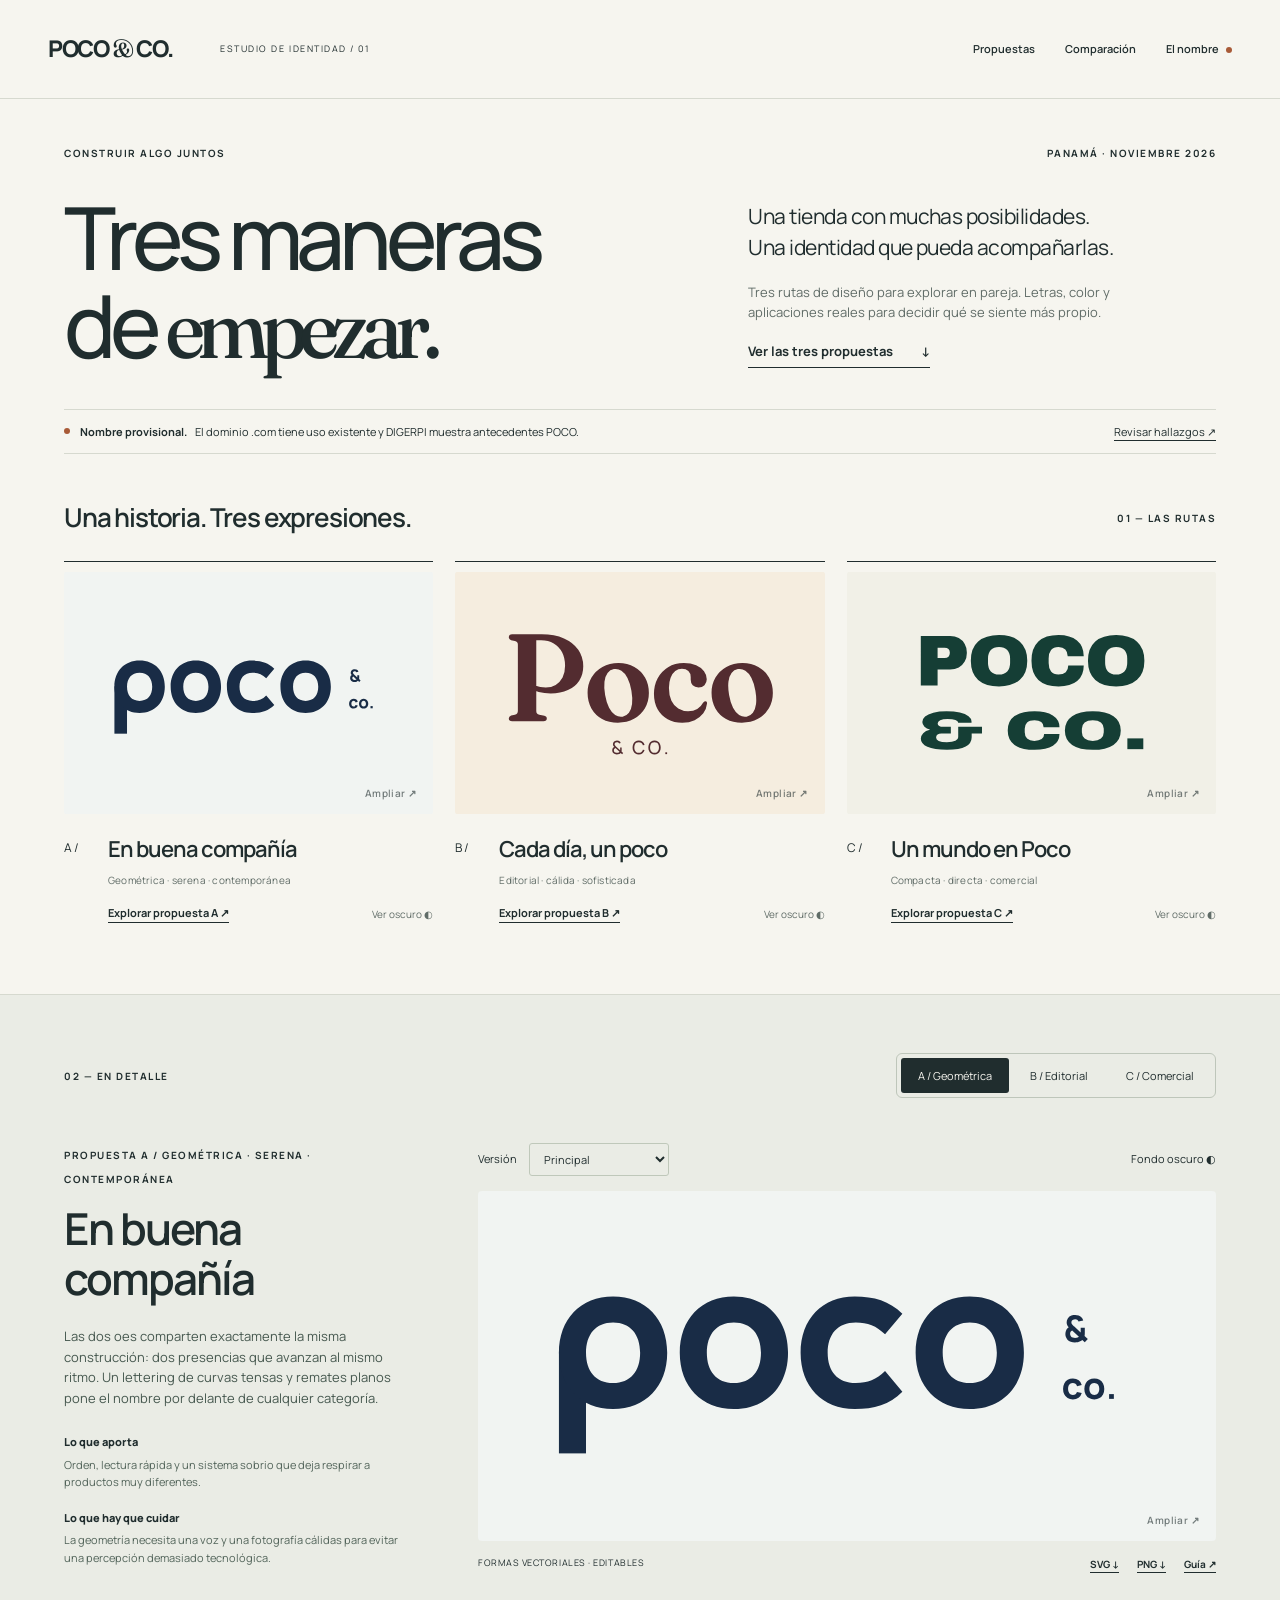
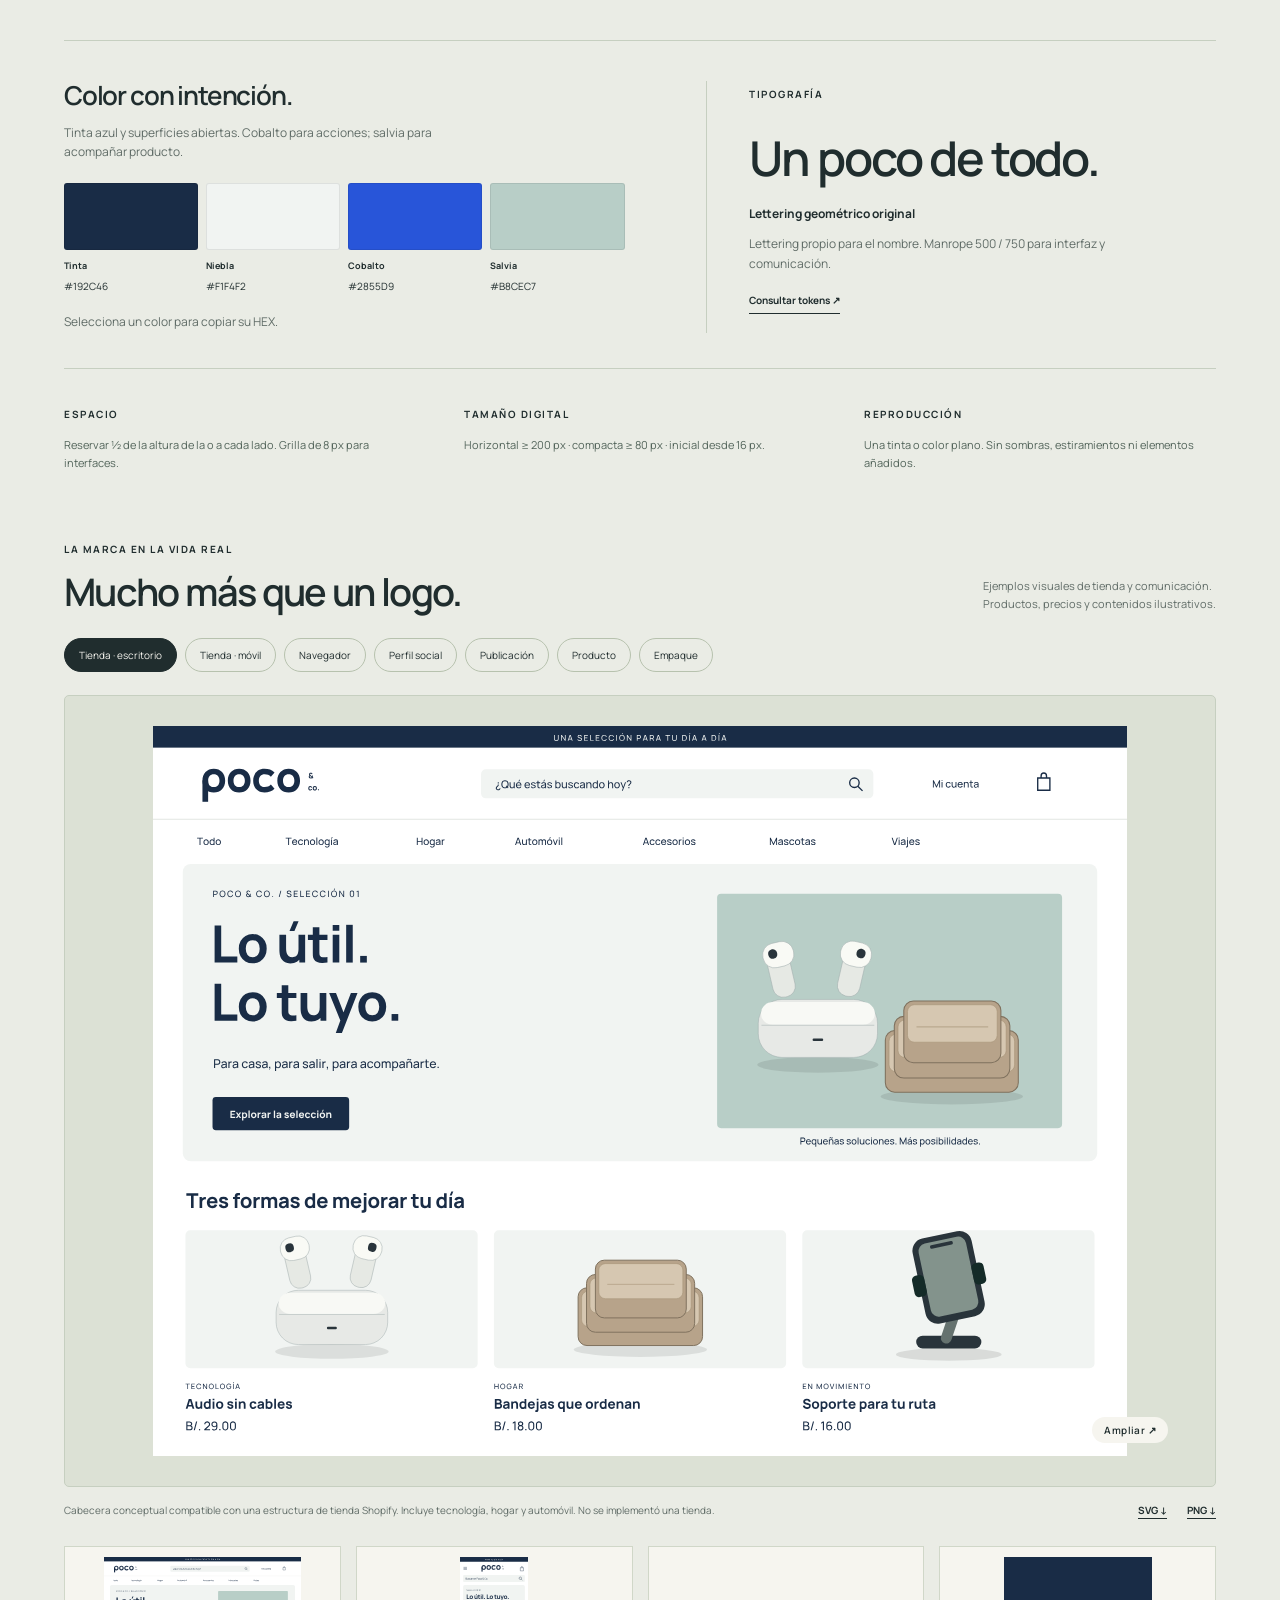
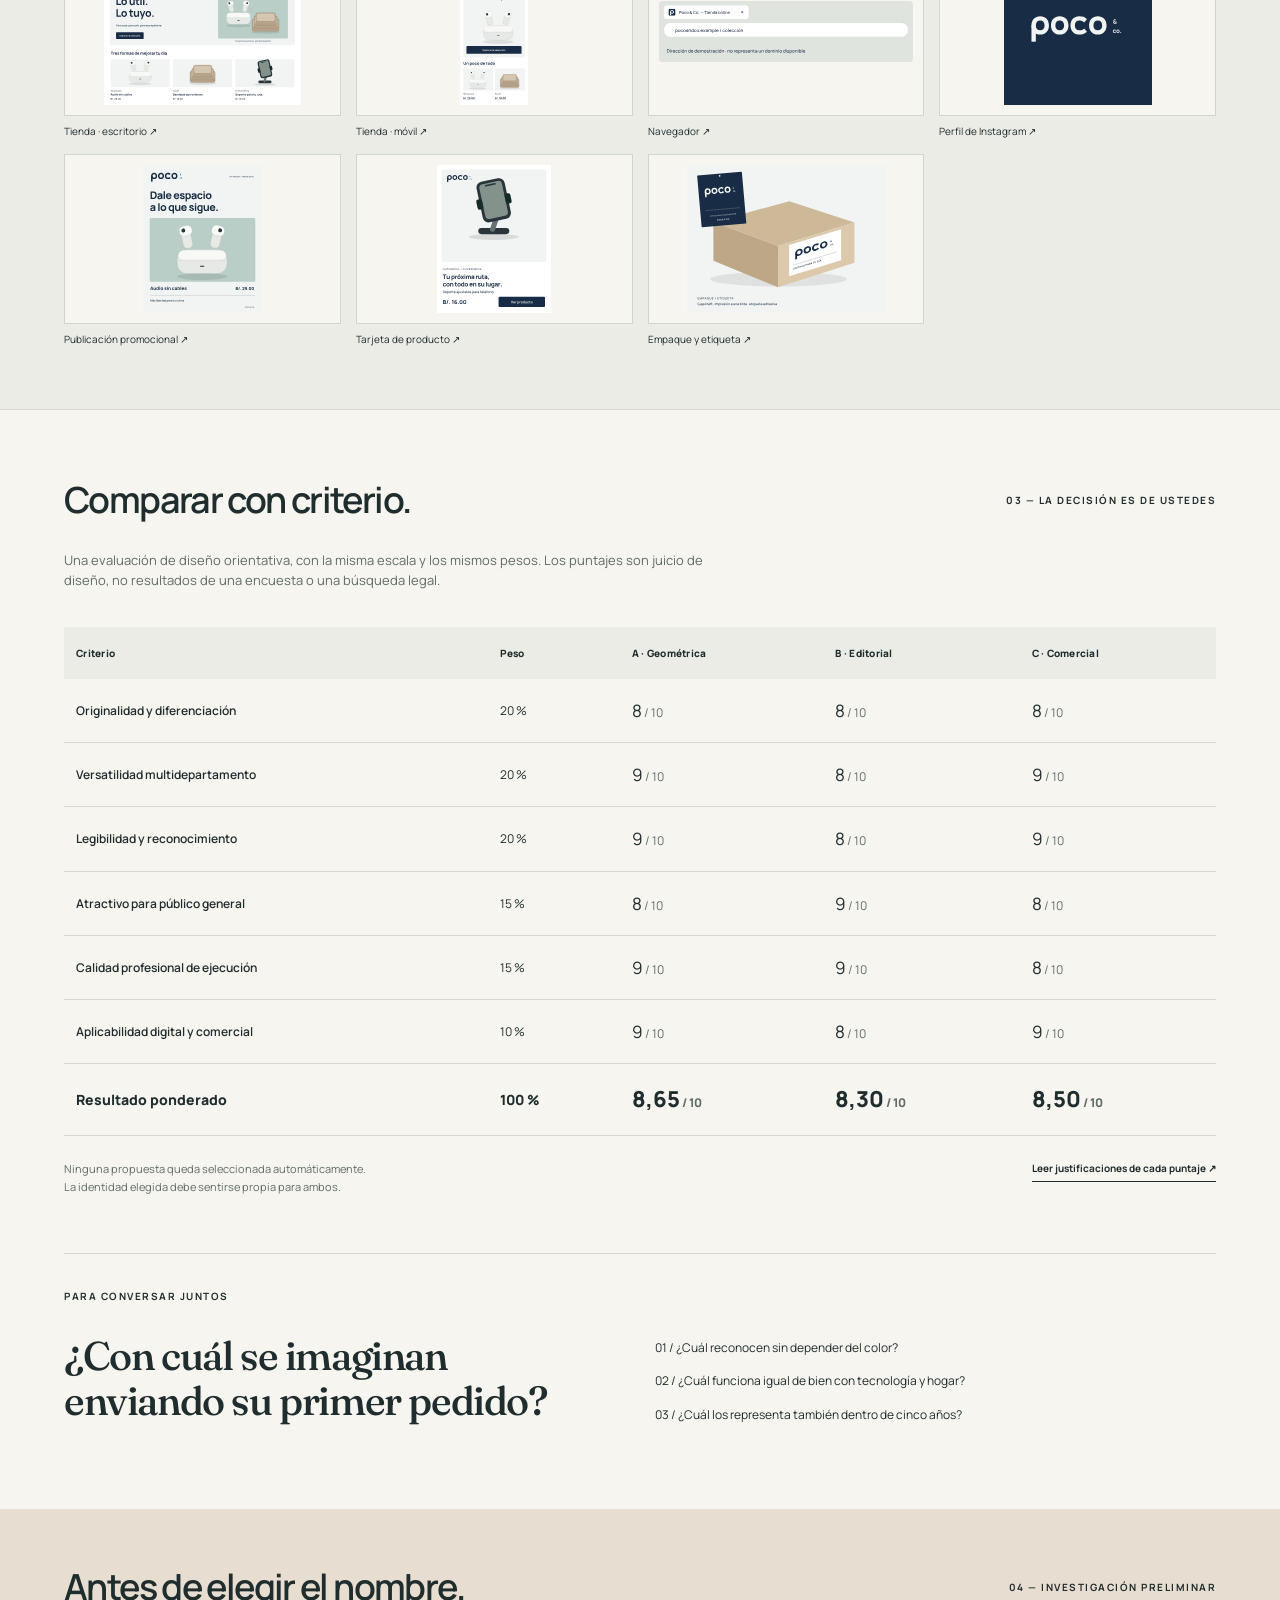
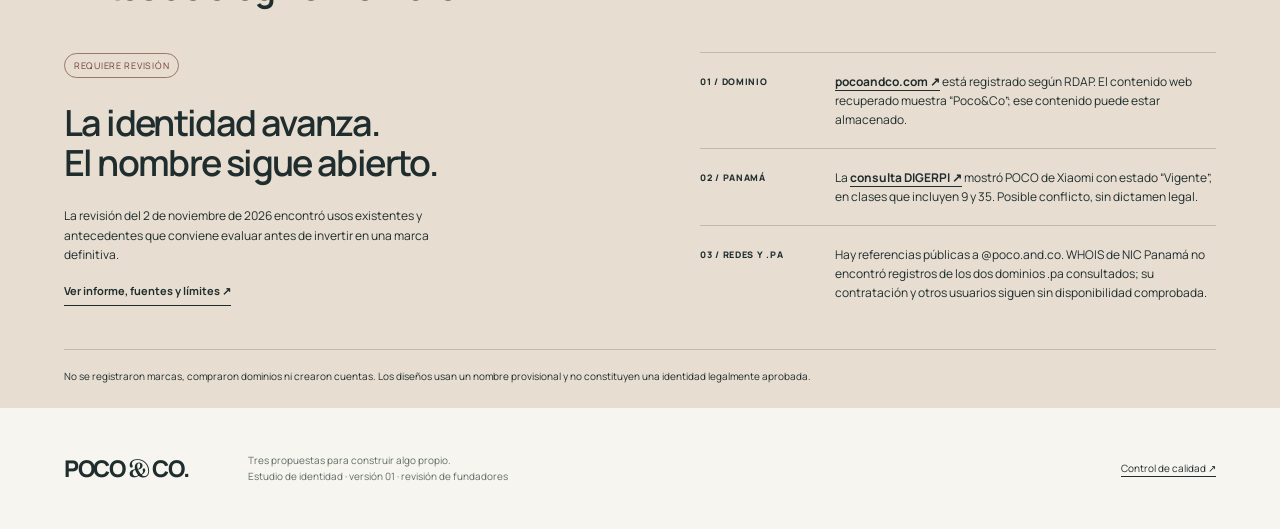
<file: presentation/index.html>
<!doctype html>
<html lang="es">
<head>
  <meta charset="utf-8">
  <meta name="viewport" content="width=device-width, initial-scale=1">
  <title>Poco & Co. — Tres maneras de empezar</title>
  <meta name="description" content="Estudio local de tres propuestas de identidad para Poco & Co. Nombre provisional, para revisión de los fundadores.">
  <link rel="icon" href="../concepts/concept-a/favicon.svg" type="image/svg+xml">
  <link rel="stylesheet" href="styles.css">
  <script src="data.js" defer></script>
  <script src="script.js" defer></script>
</head>
<body>
  <a class="skip" href="#propuestas">Saltar a las propuestas</a>
  <header class="masthead"><a class="wordmark" href="#inicio">POCO <span>&</span> CO.</a><span class="edition">ESTUDIO DE IDENTIDAD / 01</span><nav aria-label="Índice"><a href="#propuestas">Propuestas</a><a href="#comparar">Comparación</a><a href="#nombre">El nombre <span class="dot"></span></a></nav></header>
  <main id="inicio">
    <section class="intro wrap">
      <div class="eyebrow"><span>CONSTRUIR ALGO JUNTOS</span><span>PANAMÁ · NOVIEMBRE 2026</span></div>
      <div class="intro-grid"><h1>Tres maneras<br>de <em>empezar.</em></h1><div class="intro-copy"><p>Una tienda con muchas posibilidades.<br>Una identidad que pueda acompañarlas.</p><p class="muted">Tres rutas de diseño para explorar en pareja. Letras, color y aplicaciones reales para decidir qué se siente más propio.</p><a class="text-link" href="#propuestas">Ver las tres propuestas <span>↓</span></a></div></div>
      <div class="provisional"><span class="status-dot"></span><strong>Nombre provisional.</strong> El dominio .com tiene uso existente y DIGERPI muestra antecedentes POCO. <a href="#nombre">Revisar hallazgos ↗</a></div>
    </section>

    <section id="propuestas" class="wrap section-start" aria-labelledby="proposals-title">
      <div class="section-heading"><h2 id="proposals-title">Una historia. Tres expresiones.</h2><span class="eyebrow">01 — LAS RUTAS</span></div>
      <div class="concept-grid" id="concept-cards"></div>
    </section>

    <section class="detail-section" id="explorar" aria-labelledby="detail-title">
      <div class="wrap">
        <div class="detail-top"><span class="eyebrow">02 — EN DETALLE</span><div class="route-tabs" role="tablist" aria-label="Elegir propuesta"><button role="tab" id="tab-a" data-route="a" aria-selected="true" aria-controls="route-panel">A / Geométrica</button><button role="tab" id="tab-b" data-route="b" aria-selected="false" aria-controls="route-panel" tabindex="-1">B / Editorial</button><button role="tab" id="tab-c" data-route="c" aria-selected="false" aria-controls="route-panel" tabindex="-1">C / Comercial</button></div></div>
        <div id="route-panel" role="tabpanel" aria-labelledby="tab-a">
          <div class="identity-grid"><div class="identity-copy"><span id="route-label" class="eyebrow"></span><h2 id="detail-title"></h2><p id="concept-idea"></p><dl class="pros-cons"><dt>Lo que aporta</dt><dd id="concept-strength"></dd><dt>Lo que hay que cuidar</dt><dd id="concept-limit"></dd></dl></div>
          <div class="identity-art"><div class="logo-controls"><label>Versión <select id="logo-variant"><option value="primary">Principal</option><option value="horizontal">Horizontal</option><option value="compact">Compacta</option><option value="monochrome">Monocromática</option><option value="favicon">Favicon</option></select></label><button class="theme-toggle" id="theme-toggle" aria-pressed="false">Fondo oscuro ◐</button></div><button class="logo-stage" id="logo-stage" aria-label="Ampliar logotipo"><img id="detail-logo" alt=""><span class="expand-label">Ampliar ↗</span></button><div class="download-bar"><span>FORMAS VECTORIALES · EDITABLES</span><div><a id="download-svg" download>SVG ↓</a><a id="download-png" download>PNG ↓</a><a id="brand-guide">Guía ↗</a></div></div></div></div>
          <div class="system-grid"><div><h3>Color con intención.</h3><p id="color-note" class="muted"></p><div id="swatches" class="swatches"></div><span class="small muted">Selecciona un color para copiar su HEX.</span></div><div class="type-specimen"><span class="eyebrow">TIPOGRAFÍA</span><p class="type-display" id="type-preview">Un poco de todo.</p><strong id="type-name"></strong><p class="small muted" id="type-note"></p><a id="tokens-link" class="text-link">Consultar tokens ↗</a></div></div>
          <div class="usage-strip"><div><span class="eyebrow">ESPACIO</span><p id="space-note"></p></div><div><span class="eyebrow">TAMAÑO DIGITAL</span><p id="size-note"></p></div><div><span class="eyebrow">REPRODUCCIÓN</span><p>Una tinta o color plano. Sin sombras, estiramientos ni elementos añadidos.</p></div></div>

          <div class="application-heading"><div><span class="eyebrow">LA MARCA EN LA VIDA REAL</span><h3>Mucho más que un logo.</h3></div><p>Ejemplos visuales de tienda y comunicación.<br>Productos, precios y contenidos ilustrativos.</p></div>
          <div class="application-tabs" role="group" aria-label="Aplicaciones"><button data-app="shopify-desktop" aria-pressed="true">Tienda · escritorio</button><button data-app="shopify-mobile" aria-pressed="false">Tienda · móvil</button><button data-app="browser-favicon" aria-pressed="false">Navegador</button><button data-app="instagram-profile" aria-pressed="false">Perfil social</button><button data-app="promotional-post" aria-pressed="false">Publicación</button><button data-app="product-card" aria-pressed="false">Producto</button><button data-app="packaging-label" aria-pressed="false">Empaque</button></div>
          <div class="application-frame"><button id="application-zoom" class="application-zoom" aria-label="Ampliar aplicación"><img id="application-image" alt=""><span class="expand-label">Ampliar ↗</span></button></div>
          <div class="application-caption"><p id="application-caption"></p><div><a id="app-svg" download>SVG ↓</a><a id="app-png" download>PNG ↓</a></div></div>
          <div class="all-apps" id="all-apps"></div>
        </div>
      </div>
    </section>

    <section id="comparar" class="wrap comparison-section" aria-labelledby="comparison-title"><div class="section-heading"><h2 id="comparison-title">Comparar con criterio.</h2><span class="eyebrow">03 — LA DECISIÓN ES DE USTEDES</span></div><p class="section-lead">Una evaluación de diseño orientativa, con la misma escala y los mismos pesos. Los puntajes son juicio de diseño, no resultados de una encuesta o una búsqueda legal.</p><div class="table-scroll"><table><caption class="sr-only">Matriz ponderada de las tres propuestas, del 1 al 10</caption><thead><tr><th scope="col">Criterio</th><th scope="col">Peso</th><th scope="col">A · Geométrica</th><th scope="col">B · Editorial</th><th scope="col">C · Comercial</th></tr></thead><tbody id="score-table"></tbody></table></div><div class="comparison-foot"><p>Ninguna propuesta queda seleccionada automáticamente.<br>La identidad elegida debe sentirse propia para ambos.</p><a href="../comparison/evaluation.md" class="text-link">Leer justificaciones de cada puntaje ↗</a></div><div class="questions"><span class="eyebrow">PARA CONVERSAR JUNTOS</span><h3>¿Con cuál se imaginan<br>enviando su primer pedido?</h3><div><p>01 / ¿Cuál reconocen sin depender del color?</p><p>02 / ¿Cuál funciona igual de bien con tecnología y hogar?</p><p>03 / ¿Cuál los representa también dentro de cinco años?</p></div></div></section>

    <section id="nombre" class="research-section"><div class="wrap"><div class="section-heading"><h2>Antes de elegir el nombre.</h2><span class="eyebrow">04 — INVESTIGACIÓN PRELIMINAR</span></div><div class="research-grid"><div><span class="research-status">REQUIERE REVISIÓN</span><h3>La identidad avanza.<br>El nombre sigue abierto.</h3><p>La revisión del 2 de noviembre de 2026 encontró usos existentes y antecedentes que conviene evaluar antes de invertir en una marca definitiva.</p><a class="text-link" href="../research/brand-availability.md">Ver informe, fuentes y límites ↗</a></div><ul class="findings"><li><span>01 / DOMINIO</span><p><a href="https://rdap.verisign.com/com/v1/domain/pocoandco.com" target="_blank" rel="noopener">pocoandco.com ↗</a> está registrado según RDAP. El contenido web recuperado muestra “Poco&Co”; ese contenido puede estar almacenado.</p></li><li><span>02 / PANAMÁ</span><p>La <a href="https://consultas.digerpi.gob.pa/" target="_blank" rel="noopener">consulta DIGERPI ↗</a> mostró POCO de Xiaomi con estado “Vigente”, en clases que incluyen 9 y 35. Posible conflicto, sin dictamen legal.</p></li><li><span>03 / REDES Y .PA</span><p>Hay referencias públicas a @poco.and.co. WHOIS de NIC Panamá no encontró registros de los dos dominios .pa consultados; su contratación y otros usuarios siguen sin disponibilidad comprobada.</p></li></ul></div><p class="research-disclaimer">No se registraron marcas, compraron dominios ni crearon cuentas. Los diseños usan un nombre provisional y no constituyen una identidad legalmente aprobada.</p></div></section>
  </main>
  <footer class="wrap footer"><div class="wordmark">POCO <span>&</span> CO.</div><p>Tres propuestas para construir algo propio.<br>Estudio de identidad · versión 01 · revisión de fundadores</p><a href="../qa/report.md">Control de calidad ↗</a></footer>
  <dialog id="image-dialog" aria-labelledby="dialog-title"><div class="dialog-top"><h2 id="dialog-title">Vista ampliada</h2><button id="dialog-close" aria-label="Cerrar vista ampliada">Cerrar ×</button></div><div id="dialog-stage"><img id="dialog-image" alt=""></div></dialog>
  <div id="toast" class="toast" role="status" aria-live="polite"></div>
  <noscript><p class="wrap">Activa JavaScript para comparar propuestas. También puedes abrir directamente los SVG en la carpeta concepts y las guías Markdown.</p></noscript>
</body>
</html>
</file>
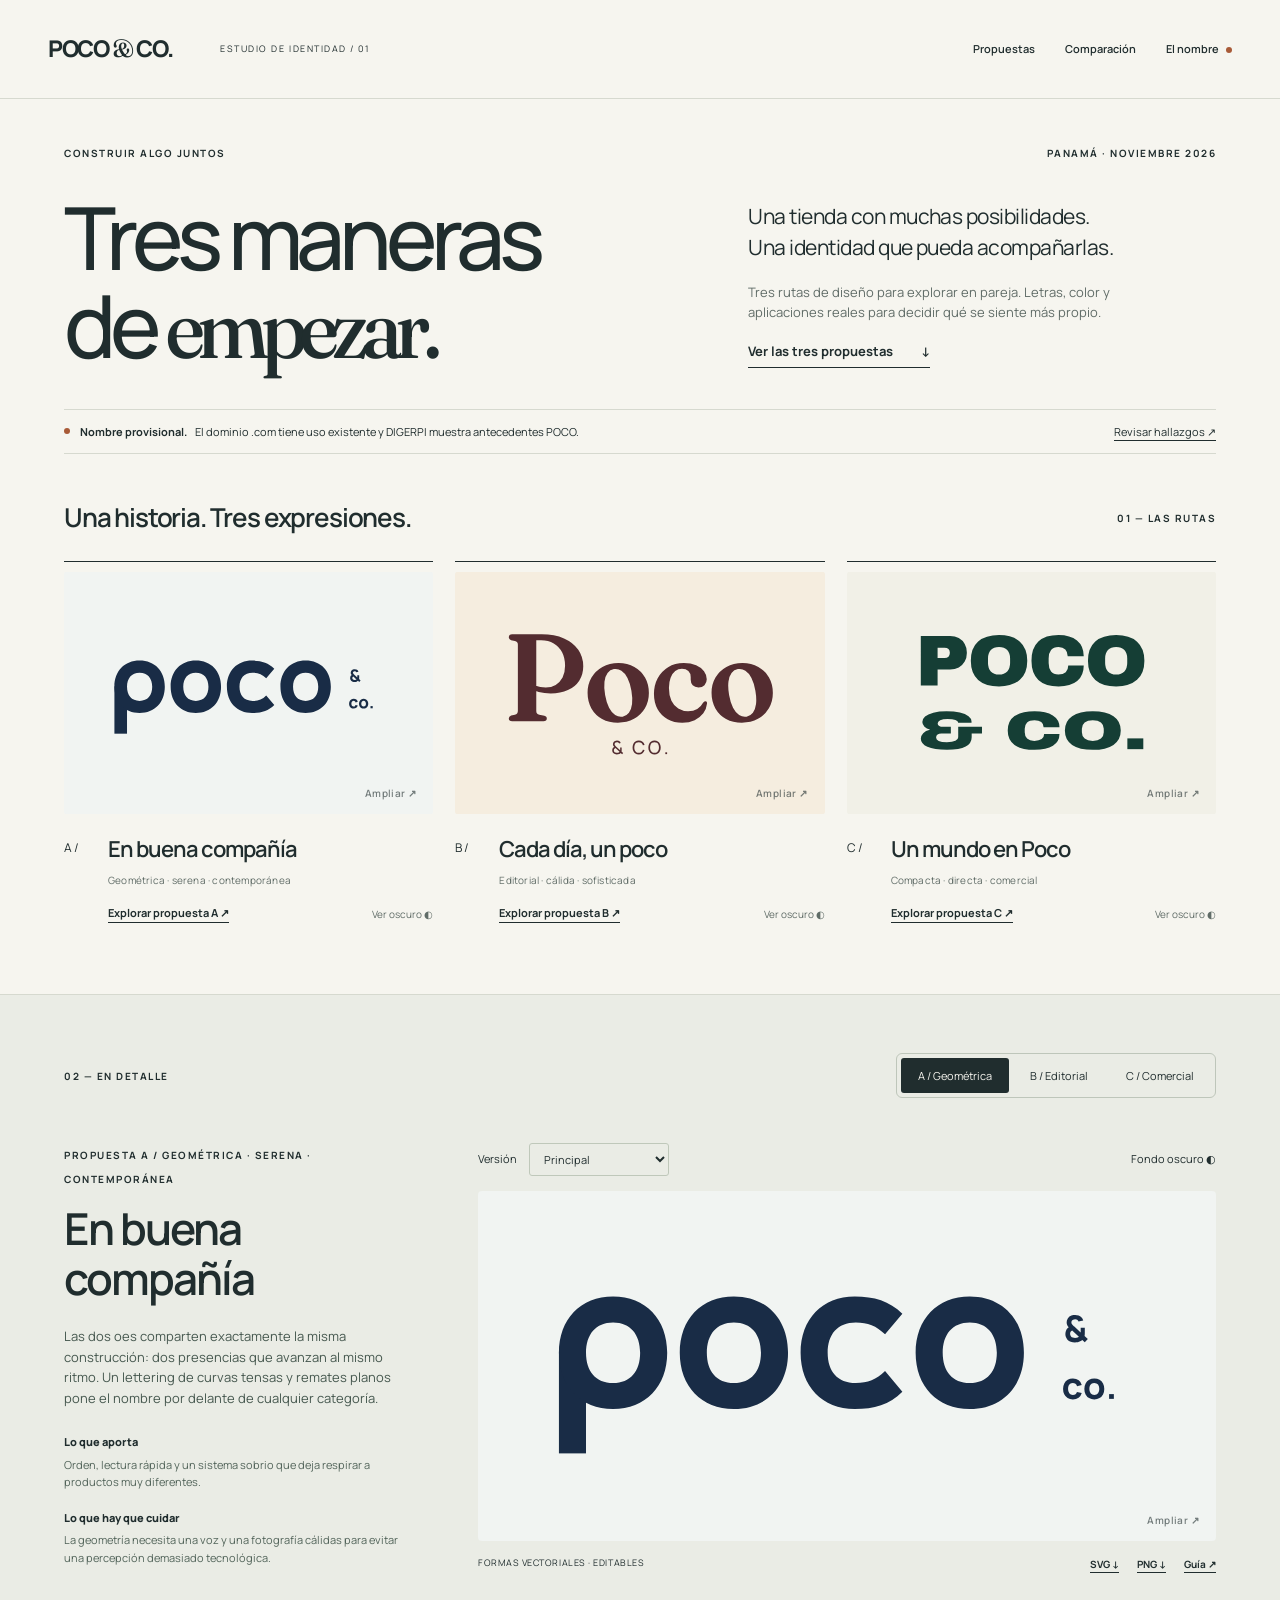
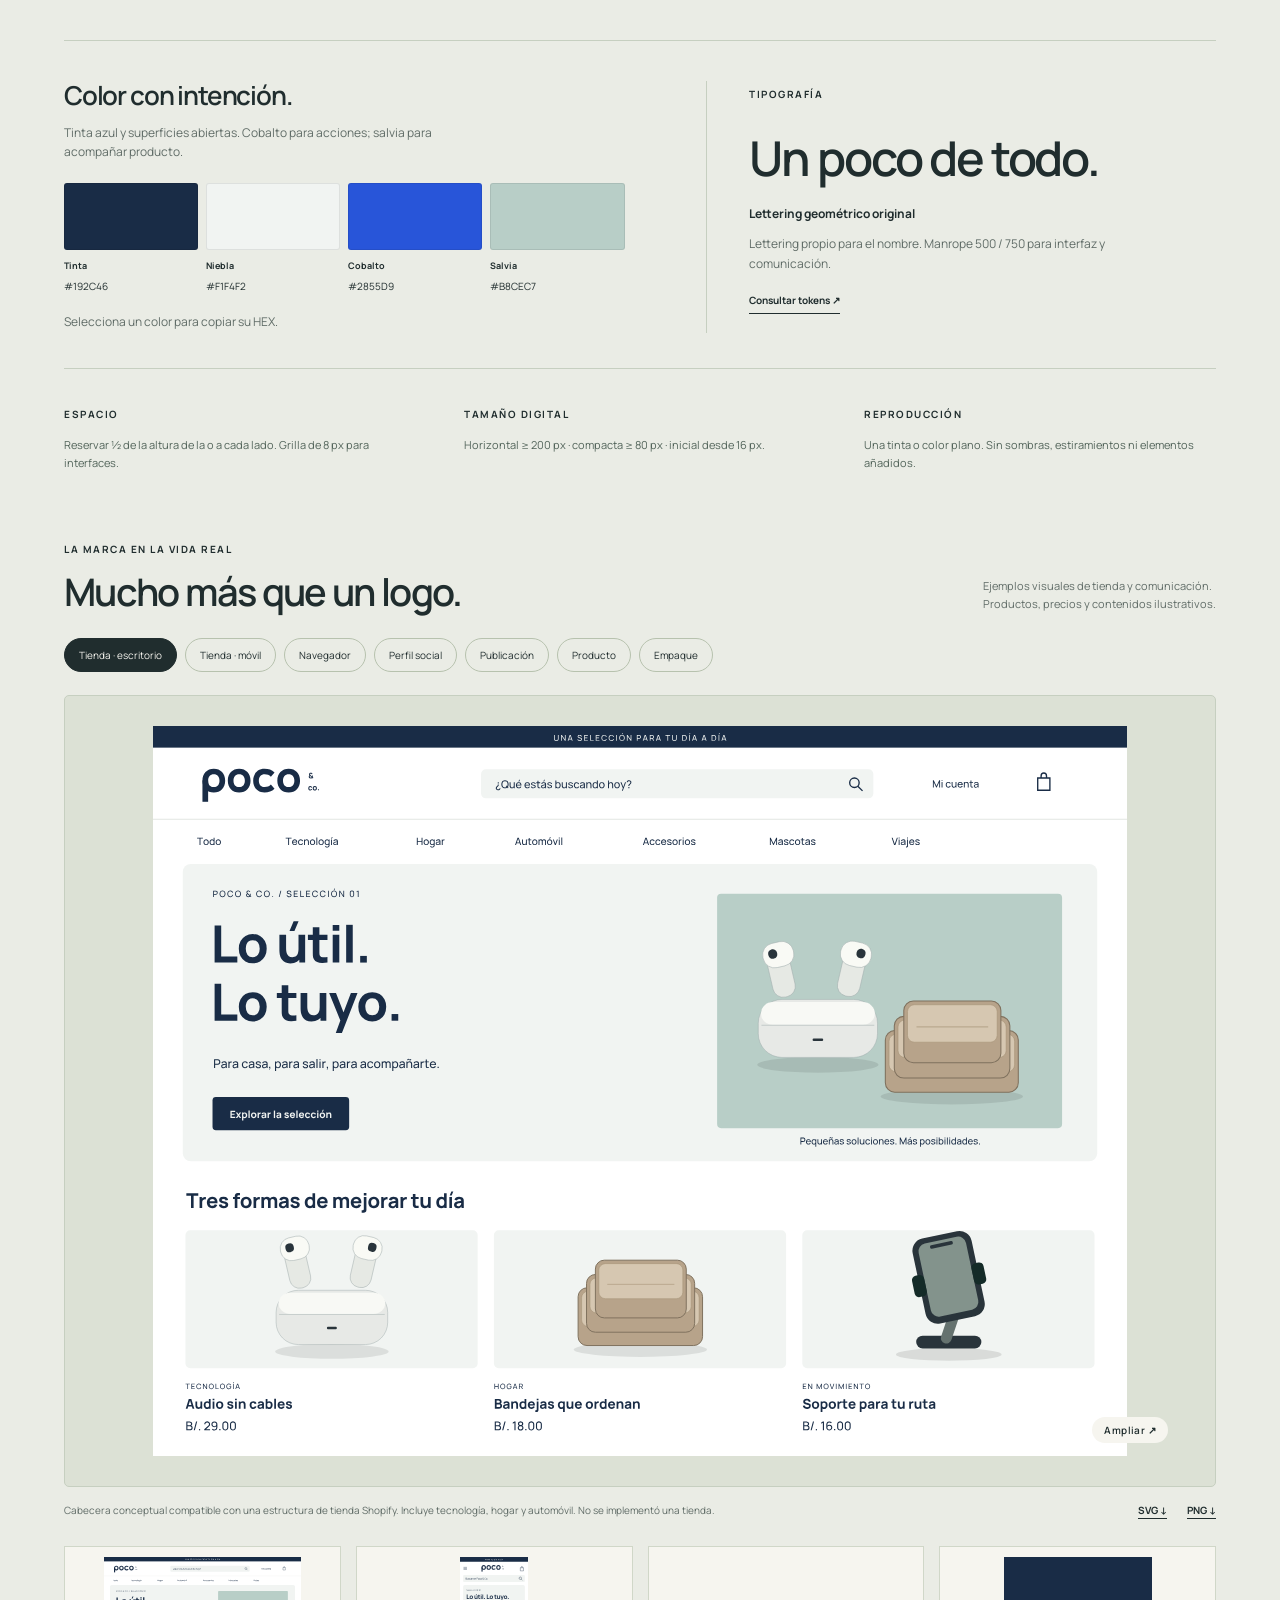
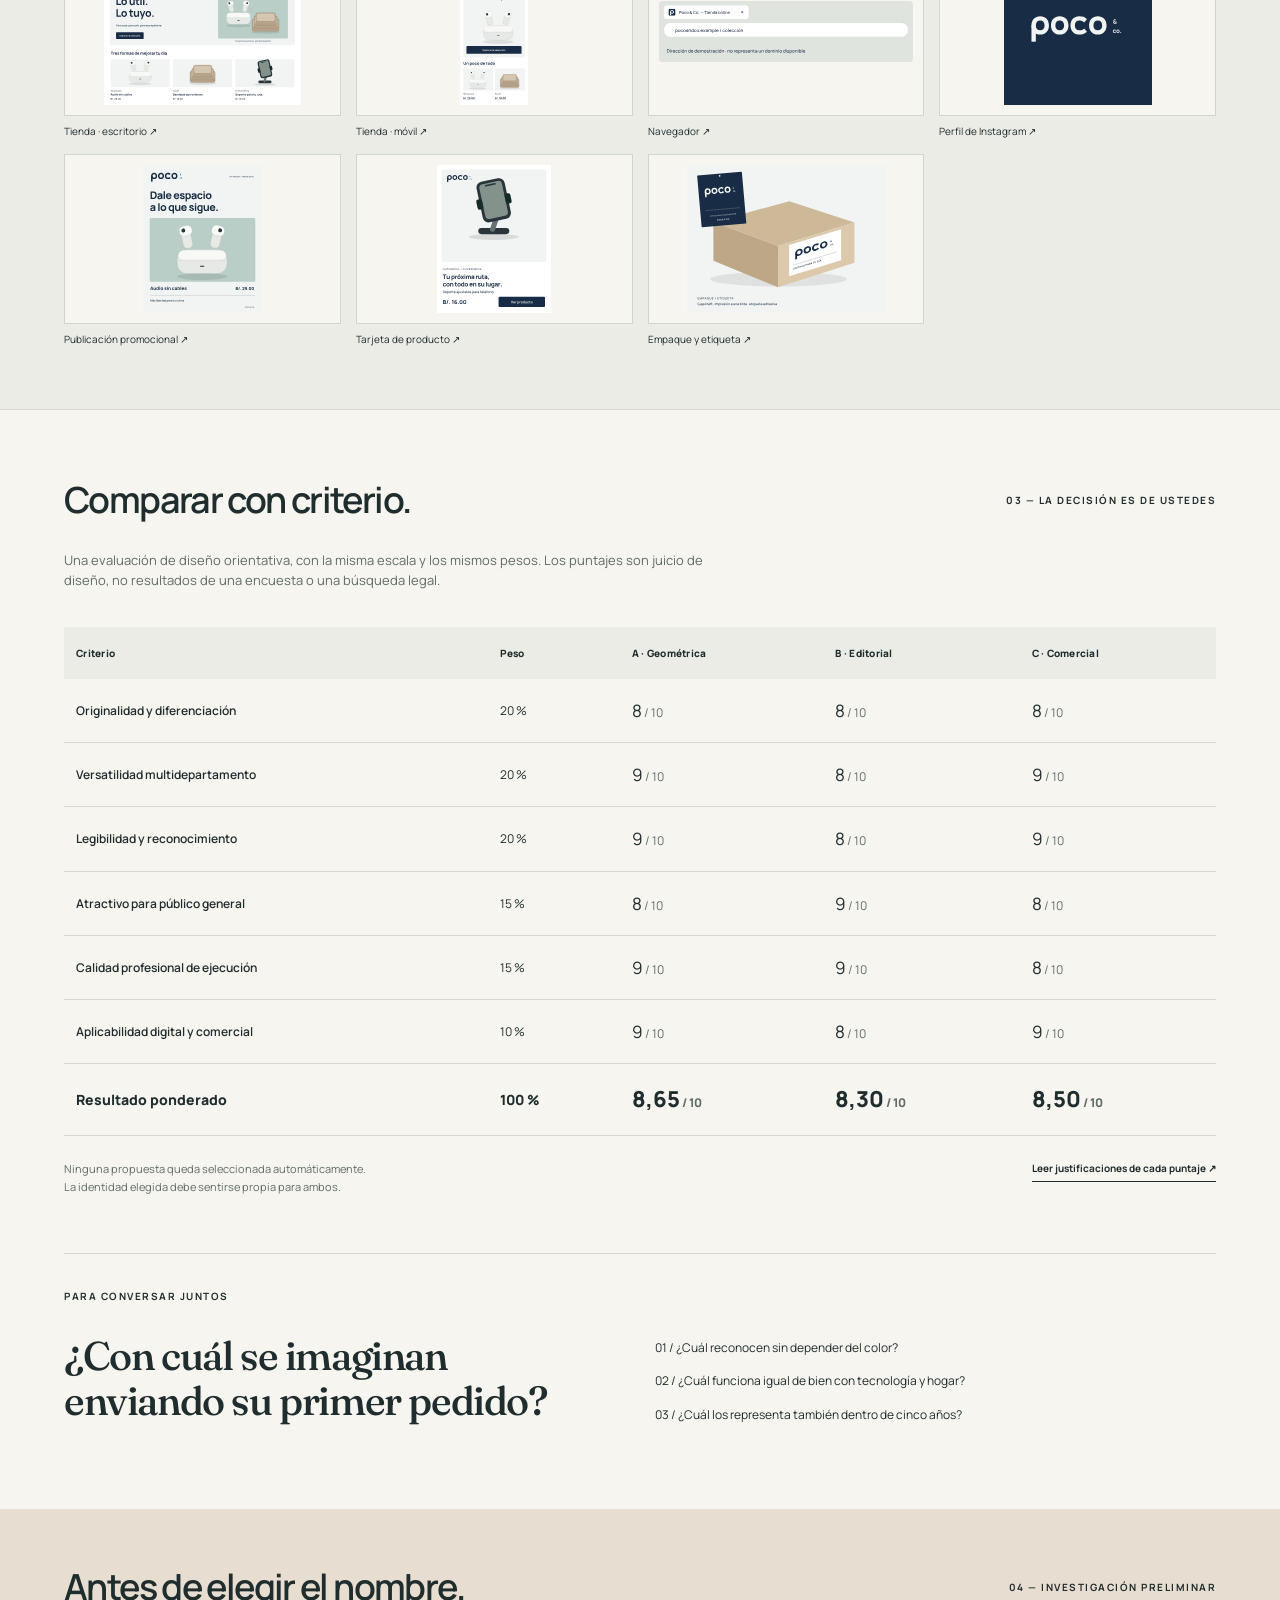
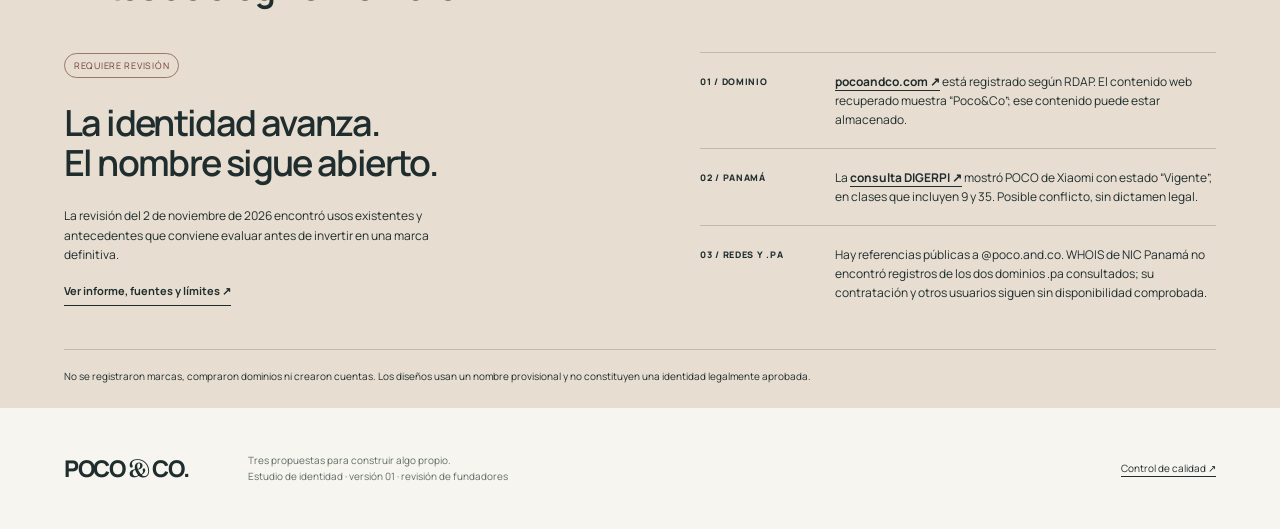
<file: ABRIR-PRESENTACION.html>
<!doctype html><html lang="es"><head><meta charset="utf-8"><meta http-equiv="refresh" content="0;url=presentation/index.html"><title>Poco & Co. — Abrir presentación</title></head><body><p><a href="presentation/index.html">Abrir presentación de Poco & Co.</a></p></body></html>
</file>
<file: presentation/styles.css>
@font-face{font-family:Manrope;src:url('../assets/fonts/manrope/Manrope[wght].ttf') format('truetype');font-weight:200 800;font-display:swap}
@font-face{font-family:Fraunces;src:url('../assets/fonts/fraunces/Fraunces[SOFT,WONK,opsz,wght].ttf') format('truetype');font-weight:100 900;font-display:swap}
@font-face{font-family:'Archivo Black';src:url('../assets/fonts/archivoblack/ArchivoBlack-Regular.ttf') format('truetype');font-weight:400;font-display:swap}
:root{--ink:#202d2e;--paper:#f6f5ef;--line:#d6d9cf;--muted:#606c67;--accent:#365c4a;--route-ink:#192c46;--route-paper:#f1f4f2;--route-accent:#2855d9;--route-secondary:#b8cec7}
*{box-sizing:border-box}html{scroll-behavior:smooth;scroll-padding-top:32px}body{margin:0;background:var(--paper);color:var(--ink);font-family:Manrope,Arial,sans-serif;font-size:15px;line-height:1.6}button,select{font:inherit;color:inherit}button,a,select{-webkit-tap-highlight-color:transparent}button{cursor:pointer}a{color:inherit;text-underline-offset:4px}a:hover{opacity:.75}button:focus-visible,a:focus-visible,select:focus-visible{outline:3px solid #2855d9;outline-offset:4px}img{max-width:100%;display:block}button{border:0}p{margin:0 0 1.2em}h1,h2,h3{line-height:1.12;font-weight:600;letter-spacing:-.045em;margin:0}h2{font-size:36px}h3{font-size:30px}.wrap{max-width:1440px;margin:auto;padding-left:64px;padding-right:64px}.muted{color:var(--muted)}.small{font-size:12px}.eyebrow{font-size:10px;font-weight:700;letter-spacing:.15em;text-transform:uppercase}.text-link{display:inline-flex;align-items:center;gap:28px;font-size:13px;font-weight:700;text-decoration:none;border-bottom:1px solid currentColor;padding-bottom:5px}.masthead{display:flex;align-items:center;gap:48px;padding:30px 48px;border-bottom:1px solid var(--line);max-width:1600px;margin:auto}.wordmark{font-size:23px;letter-spacing:-.06em;font-weight:800;text-decoration:none;white-space:nowrap}.wordmark span{font-family:Fraunces,serif;font-weight:500}.edition{font-size:9px;letter-spacing:.17em}.masthead nav{display:flex;gap:30px;margin-left:auto;font-size:11px;font-weight:600}.masthead nav a{text-decoration:none}.dot,.status-dot{display:inline-block;width:6px;height:6px;background:#a85a37;border-radius:100%;margin-left:5px}.intro{padding-top:46px;padding-bottom:25px}.intro>.eyebrow{display:flex;justify-content:space-between}.intro-grid{display:grid;grid-template-columns:1.25fr 1fr;align-items:end;gap:100px;padding:32px 0 38px}h1{font-size:clamp(58px,6.8vw,100px);font-weight:500;line-height:1.01;letter-spacing:-.07em}h1 em{font-family:Fraunces,serif;font-style:normal;font-weight:500;font-variation-settings:'SOFT' 40,'WONK' 1}.intro-copy{padding-bottom:3px}.intro-copy>p:first-child{font-size:21px;line-height:1.5;margin-bottom:18px;letter-spacing:-.025em}.intro-copy .muted{max-width:380px;font-size:13px}.provisional{font-size:11px;border-top:1px solid var(--line);border-bottom:1px solid var(--line);padding:13px 0;display:flex;align-items:center;gap:8px;flex-wrap:wrap}.provisional .status-dot{margin:0 2px 0 0}.provisional a{margin-left:auto}.section-start{padding-top:24px;padding-bottom:68px}.section-heading{display:flex;justify-content:space-between;align-items:center;gap:28px;margin-bottom:29px}.section-start h2{font-size:26px}.concept-grid{display:grid;grid-template-columns:repeat(3,minmax(0,1fr));gap:22px}.concept-card{border-top:1px solid var(--ink)}.concept-card-art{position:relative;display:grid;place-items:center;height:242px;width:100%;padding:36px;margin-top:10px;border-radius:2px;transition:background .2s}.concept-card-art img{width:100%;height:100%;object-fit:contain}.concept-card-art:hover .expand-label{opacity:1}.concept-card-copy{display:flex;gap:18px;padding:22px 0 14px;align-items:flex-start}.card-letter{font-size:12px;width:26px;flex-shrink:0;padding-top:2px}.concept-card h3{font-size:22px;line-height:1.2}.concept-card-copy p{font-size:10px;letter-spacing:.02em;color:var(--muted);margin:9px 0 0}.card-actions{display:flex;justify-content:space-between;align-items:center;margin-left:44px}.explore-button{padding:0;background:none;text-align:left;font-size:11px;font-weight:700;border-bottom:1px solid currentColor}.card-mode{font-size:10px;background:none;padding:4px 0;color:var(--muted)}.detail-section{padding:58px 0 62px;background:#eaece5;border-top:1px solid var(--line);border-bottom:1px solid var(--line)}.detail-top{display:flex;justify-content:space-between;align-items:center;gap:30px;margin-bottom:44px}.route-tabs{display:flex;gap:4px;border:1px solid #bec6ba;padding:4px;border-radius:6px}.route-tabs button{padding:9px 17px;background:transparent;font-size:11px;border-radius:3px}.route-tabs [aria-selected=true]{background:var(--ink);color:var(--paper)}.identity-grid{display:grid;grid-template-columns:340px 1fr;gap:74px}.identity-copy h2{font-size:44px;max-width:320px;margin:14px 0 23px}.identity-copy>p{font-size:13px;color:#46584f}.pros-cons{font-size:11px;margin:24px 0 0}.pros-cons dt{font-weight:800;margin-bottom:5px}.pros-cons dd{margin:0 0 18px;color:#52645a}.logo-controls{display:flex;justify-content:space-between;align-items:center;margin-bottom:15px;gap:12px;font-size:11px}.logo-controls label{display:flex;align-items:center;gap:12px}.logo-controls select{background:none;padding:7px 27px 7px 10px;border:1px solid #bfc8ba;border-radius:3px;font-size:11px}.theme-toggle{background:none;font-size:11px;padding:8px 0}.logo-stage{position:relative;width:100%;height:350px;padding:35px 50px;background:var(--route-paper);border-radius:4px;display:grid;place-items:center;transition:background .2s}.logo-stage img{width:100%;height:100%;object-fit:contain}.logo-stage.dark{background:var(--route-ink)}.logo-stage.dark .expand-label{color:#fff}.expand-label{position:absolute;right:17px;bottom:13px;font-size:10px;letter-spacing:.04em;font-weight:600;opacity:.6}.download-bar{display:flex;justify-content:space-between;gap:15px;font-size:9px;letter-spacing:.06em;margin-top:15px}.download-bar>div{display:flex;gap:18px;font-size:10px;letter-spacing:0}.download-bar a,.application-caption a{cursor:pointer;font-weight:700}.system-grid{margin-top:55px;padding-top:40px;border-top:1px solid #c6cfc0;display:grid;grid-template-columns:1.1fr 1fr;gap:82px}.system-grid h3{font-size:26px;margin-bottom:13px}.system-grid p.muted{font-size:12px;max-width:390px}.swatches{display:flex;margin:22px 0 12px;gap:8px}.swatch{flex:1;min-width:0;text-align:left;background:none;padding:0}.swatch-color{display:block;height:67px;border:1px solid #00000015;border-radius:3px;margin-bottom:9px}.swatch-name{font-size:9px;display:block;font-weight:700}.swatch-code{font-size:10px}.type-specimen{border-left:1px solid #c6cfc0;padding-left:42px}.type-display{font-size:48px;line-height:1.12;margin:26px 0 17px;letter-spacing:-.045em}.type-specimen>strong{font-size:12px}.type-specimen>.small{margin:9px 0 14px}.type-specimen .text-link{font-size:10px;gap:12px}.usage-strip{display:grid;grid-template-columns:repeat(3,1fr);gap:48px;padding-top:32px;margin-top:35px;border-top:1px solid #c6cfc0}.usage-strip p{font-size:11px;color:#52645a;margin:11px 0 0}.application-heading{margin:64px 0 26px;display:flex;justify-content:space-between;align-items:end;gap:30px}.application-heading h3{font-size:38px;margin-top:10px}.application-heading>p{font-size:11px;margin:0;color:var(--muted)}.application-tabs{display:flex;flex-wrap:wrap;gap:8px;margin-bottom:23px}.application-tabs button{font-size:10px;padding:8px 14px;border:1px solid #b7c2ae;background:none;border-radius:20px}.application-tabs [aria-pressed=true]{background:var(--ink);color:var(--paper);border-color:var(--ink)}.application-frame{padding:30px;background:#dce1d5;border:1px solid #c6cfc0;min-height:200px;border-radius:5px}.application-zoom{position:relative;display:block;background:none;width:100%;padding:0}.application-zoom img{max-height:730px;width:100%;object-fit:contain;margin:auto}.application-zoom .expand-label{background:var(--paper);border-radius:20px;padding:5px 12px;opacity:1}.application-frame.mobile img{max-height:740px;width:auto;border-radius:20px;box-shadow:0 9px 28px #172a2a15}.application-frame.social img{max-height:630px;width:auto}.application-frame.profile img{border-radius:50%;max-height:500px;width:auto}.application-caption{display:flex;justify-content:space-between;gap:20px;margin-top:15px;font-size:10px}.application-caption p{margin:0;max-width:760px;color:var(--muted)}.application-caption>div{display:flex;gap:20px;white-space:nowrap}.all-apps{display:grid;grid-template-columns:repeat(4,1fr);gap:15px;margin-top:28px}.app-preview{background:none;padding:0;text-align:left}.app-preview>div{background:#f6f5ef;height:170px;display:grid;place-items:center;border:1px solid #d0d7c8;padding:10px}.app-preview img{height:100%;max-height:148px;width:100%;object-fit:contain}.app-preview span{font-size:10px;display:block;margin-top:7px}.comparison-section{padding-top:70px;padding-bottom:70px}.section-lead{max-width:640px;font-size:13px;color:var(--muted);margin:0 0 36px}.table-scroll{overflow-x:auto}table{width:100%;border-collapse:collapse;font-size:12px;min-width:640px;text-align:left}th{font-size:10px;letter-spacing:.025em;font-weight:800;padding:18px 12px;background:#eaece5}td{padding:18px 12px;border-bottom:1px solid var(--line)}td:first-child{font-weight:600}td:nth-child(n+3){font-size:17px}tr:last-child td{border-top:1px solid var(--ink);font-weight:800;font-size:14px}tr:last-child td:nth-child(n+3){font-size:22px}.comparison-foot{display:flex;justify-content:space-between;gap:40px;padding-top:24px;align-items:start}.comparison-foot p{font-size:11px;color:var(--muted)}.comparison-foot a{font-size:10px;gap:12px}.questions{display:grid;grid-template-columns:1fr 1fr;gap:30px;border-top:1px solid var(--line);margin-top:44px;padding-top:34px}.questions>.eyebrow{grid-column:1/-1}.questions h3{font-family:Fraunces,serif;font-size:40px;letter-spacing:-.035em;font-weight:500}.questions>div{font-size:12px;padding-top:4px}.research-section{background:#e7ded1;padding:58px 0 24px}.research-grid{display:grid;grid-template-columns:1fr 1fr;gap:120px;padding:16px 0 28px}.research-status{font-size:9px;letter-spacing:.08em;border:1px solid #9c7767;border-radius:15px;padding:5px 9px;color:#713d31}.research-grid h3{font-size:36px;margin:27px 0 23px}.research-grid p{font-size:12px;max-width:390px}.research-grid .text-link{font-size:11px;gap:13px}.findings{list-style:none;padding:0;margin:0}.findings li{border-top:1px solid #c5b8a8;padding:19px 0 4px;display:grid;grid-template-columns:123px 1fr;gap:12px}.findings li>span{font-size:9px;font-weight:800;letter-spacing:.08em;padding-top:3px}.findings a{font-weight:700}.research-disclaimer{font-size:10px;border-top:1px solid #c5b8a8;padding-top:18px;max-width:100%;margin:0}.footer{display:flex;align-items:center;gap:60px;padding-top:42px;padding-bottom:42px}.footer p{font-size:10px;color:var(--muted);margin:0}.footer>a{margin-left:auto;font-size:10px}.toast{position:fixed;bottom:24px;left:50%;transform:translate(-50%,15px);background:var(--ink);color:white;border-radius:6px;padding:11px 20px;font-size:12px;opacity:0;pointer-events:none;transition:.2s;z-index:99}.toast.visible{opacity:1;transform:translate(-50%,0)}dialog{width:min(1250px,94vw);max-height:94vh;border:0;border-radius:9px;padding:0;background:var(--paper);color:var(--ink);box-shadow:0 20px 80px #0005}dialog::backdrop{background:#12241ecc;backdrop-filter:blur(6px)}.dialog-top{display:flex;align-items:center;justify-content:space-between;padding:18px 24px;border-bottom:1px solid var(--line)}.dialog-top h2{font-size:15px;letter-spacing:0}.dialog-top button{background:none;font-size:12px}#dialog-stage{display:grid;place-items:center;padding:24px;min-height:200px}#dialog-image{max-height:76vh;width:100%;object-fit:contain}.skip{position:absolute;left:16px;top:-100px;background:white;padding:10px;z-index:100}.skip:focus{top:16px}.sr-only{position:absolute;width:1px;height:1px;overflow:hidden;clip:rect(0,0,0,0);white-space:nowrap}
@media(min-width:1600px){.concept-card-art{height:270px}}
@media(max-width:1100px){.wrap{padding-left:34px;padding-right:34px}.masthead{padding:25px 34px;gap:30px}.intro-grid{gap:50px}.concept-card-art{height:210px;padding:24px}.identity-grid{grid-template-columns:290px 1fr;gap:40px}.identity-copy h2{font-size:37px}.logo-stage{height:330px;padding:30px}.research-grid{gap:50px}.system-grid{gap:40px}.type-specimen{padding-left:25px}.type-display{font-size:40px}.all-apps{grid-template-columns:repeat(4,1fr)}.app-preview>div{height:140px}.app-preview img{max-height:119px}.section-heading h2{font-size:30px}.edition{display:none}}
@media(max-width:760px){.wrap{padding-left:22px;padding-right:22px}.masthead{padding:20px 22px}.masthead .wordmark{font-size:20px}.masthead nav{gap:15px;font-size:10px}.masthead nav a:nth-child(2){display:none}.intro{padding-top:30px}.intro>.eyebrow{font-size:8px;gap:15px}.intro-grid{grid-template-columns:1fr;gap:28px;padding-top:26px;padding-bottom:26px}h1{font-size:70px}.intro-copy>p:first-child{font-size:19px}.intro-copy .muted{max-width:100%}.provisional{font-size:10px;display:block;line-height:1.8}.provisional a{display:inline-block;margin-left:7px}.section-heading{display:block;margin-bottom:23px}.section-heading>.eyebrow{display:block;margin-top:12px}.section-start{padding-top:20px;padding-bottom:36px}.section-start h2{font-size:25px}.concept-grid{grid-template-columns:1fr;gap:28px}.concept-card-art{height:235px;padding:28px 36px}.concept-card-copy{padding:17px 0 10px}.concept-card h3{font-size:23px}.card-actions{padding-bottom:4px}.detail-section{padding-top:30px}.detail-top{display:block;margin-bottom:33px}.route-tabs{margin-top:17px;width:100%;justify-content:space-between}.route-tabs button{padding:9px 11px;font-size:10px;flex:1}.identity-grid{grid-template-columns:1fr;gap:24px}.identity-copy h2{font-size:43px;max-width:100%;margin-bottom:18px}.identity-copy>p{font-size:13px}.pros-cons{display:grid;grid-template-columns:125px 1fr;gap:7px;font-size:11px}.pros-cons dt,.pros-cons dd{margin:0 0 7px}.logo-stage{height:280px;padding:25px}.logo-controls{font-size:10px}.logo-controls select{font-size:10px}.download-bar{font-size:8px;letter-spacing:0}.download-bar>div{font-size:10px;gap:12px}.system-grid{grid-template-columns:1fr;gap:30px;margin-top:32px;padding-top:30px}.type-specimen{border-left:0;border-top:1px solid #c6cfc0;padding-left:0;padding-top:28px}.type-display{font-size:42px}.usage-strip{gap:18px;grid-template-columns:1fr;margin-top:28px;padding-top:24px}.usage-strip>div{display:grid;grid-template-columns:120px 1fr;gap:15px}.usage-strip .eyebrow{font-size:9px}.usage-strip p{margin:0}.application-heading{display:block;margin-top:40px}.application-heading h3{font-size:33px}.application-heading>p{margin-top:16px}.application-tabs{gap:6px}.application-tabs button{padding:7px 10px;font-size:9px}.application-frame{padding:12px}.application-zoom .expand-label{right:7px;bottom:6px;font-size:8px}.application-caption{display:block}.application-caption>div{margin-top:10px}.all-apps{grid-template-columns:repeat(2,1fr);gap:14px}.app-preview>div{height:155px}.app-preview img{max-height:133px}.comparison-section{padding-top:40px;padding-bottom:45px}.section-heading h2{font-size:31px}.section-lead{font-size:12px}.comparison-foot{display:block}.questions{grid-template-columns:1fr;gap:18px;margin-top:30px}.questions h3{font-size:36px}.research-section{padding-top:38px}.research-grid{grid-template-columns:1fr;gap:30px;padding-top:3px}.research-grid h3{font-size:34px}.findings li{grid-template-columns:95px 1fr;gap:13px}.findings li>span{font-size:8px}.footer{gap:20px;flex-wrap:wrap;padding-top:28px;padding-bottom:28px}.footer .wordmark{font-size:20px}.footer>a{margin-left:0}.dialog-top{padding:14px}.dialog-top h2{font-size:12px}#dialog-stage{padding:10px}.toast{max-width:90%;white-space:nowrap;font-size:11px}}
@media(prefers-reduced-motion:reduce){html{scroll-behavior:auto}*{transition:none!important}}
@media print{.masthead nav,.logo-controls,.application-tabs,.all-apps,.toast,dialog{display:none}.wrap{padding:20px}.detail-section,.research-section{break-inside:avoid}.concept-grid{grid-template-columns:repeat(3,1fr)}.concept-card-art{height:150px}.identity-grid{grid-template-columns:1fr 1fr}.application-frame{max-height:500px}.application-zoom img{max-height:460px}}
</file>
